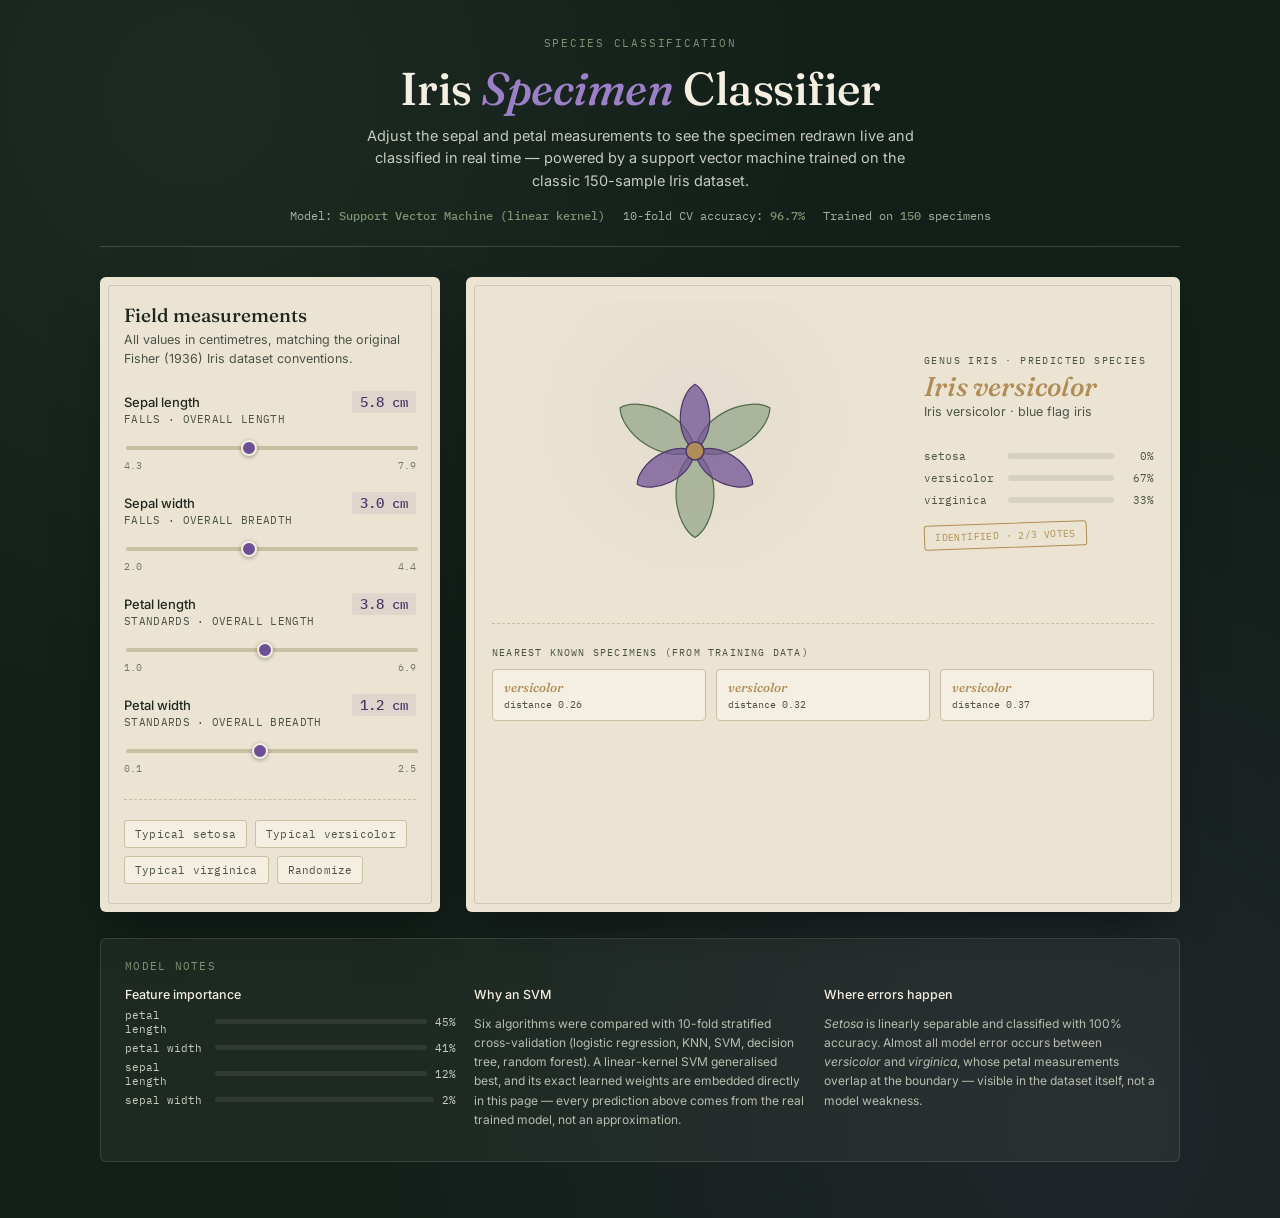
<file: CodSoft_iris-classification-project/app/iris_classifier_demo.html>
<!DOCTYPE html>
<html lang="en">
<head>
<meta charset="UTF-8">
<meta name="viewport" content="width=device-width, initial-scale=1.0">
<title>Iris Specimen Classifier — CodeAlpha ML Project</title>
<link rel="preconnect" href="https://fonts.googleapis.com">
<link href="https://fonts.googleapis.com/css2?family=Fraunces:ital,opsz,wght@0,9..144,400;0,9..144,500;0,9..144,600;1,9..144,500&family=Inter:wght@400;500;600&family=IBM+Plex+Mono:wght@400;500&display=swap" rel="stylesheet">
<style>
  :root{
    --bg-deep:#131F19;
    --bg-deep-2:#0D1712;
    --paper:#EBE4D2;
    --paper-2:#F4EFE1;
    --ink:#20291F;
    --ink-soft:#4B5346;
    --iris:#6C4F94;
    --iris-light:#9B7FC7;
    --iris-dark:#4B3768;
    --sage:#7C9473;
    --sage-dark:#526B49;
    --gold:#B08D57;
    --line:#C9BFA3;
    --setosa:#7C9473;
    --versicolor:#B08D57;
    --virginica:#6C4F94;
  }
  *{box-sizing:border-box;}
  body{
    margin:0;
    background:
      radial-gradient(circle at 15% 8%, rgba(124,148,115,0.10), transparent 40%),
      radial-gradient(circle at 85% 92%, rgba(108,79,148,0.14), transparent 45%),
      var(--bg-deep);
    font-family:'Inter',sans-serif;
    color:var(--paper);
    padding:36px 20px 56px;
  }
  .wrap{max-width:1080px;margin:0 auto;}

  header.masthead{
    text-align:center;
    padding-bottom:22px;
    margin-bottom:30px;
    border-bottom:1px solid rgba(235,228,210,0.18);
  }
  .eyebrow{
    font-family:'IBM Plex Mono',monospace;
    font-size:11px;
    letter-spacing:0.16em;
    text-transform:uppercase;
    color:var(--sage);
    margin-bottom:10px;
  }
  h1{
    font-family:'Fraunces',serif;
    font-weight:500;
    font-size:clamp(30px,4.4vw,46px);
    margin:0 0 8px;
    color:var(--paper-2);
    letter-spacing:-0.01em;
  }
  h1 em{font-style:italic;color:var(--iris-light);}
  .sub{
    font-size:14.5px;
    color:#C7CABE;
    max-width:560px;
    margin:0 auto;
    line-height:1.55;
  }
  .accbadge{
    display:inline-flex;
    gap:18px;
    margin-top:16px;
    font-family:'IBM Plex Mono',monospace;
    font-size:12px;
    color:#A9AE9E;
  }
  .accbadge b{color:var(--sage);font-weight:500;}

  .grid{
    display:grid;
    grid-template-columns:340px minmax(540px, 1fr);
    gap:26px;
    align-items:stretch;
  }
  @media (max-width:840px){ .grid{grid-template-columns:1fr;} }

  .panel,
  .specimen-panel{
    height:100%;
    align-self:stretch;
  }

  .panel{
    background:var(--paper);
    border-radius:6px;
    padding:26px 24px 28px;
    color:var(--ink);
    box-shadow:0 20px 46px -18px rgba(0,0,0,0.55);
    position:relative;
  }
  .panel::before{
    content:"";
    position:absolute; inset:8px;
    border:1px solid rgba(32,41,31,0.14);
    border-radius:3px;
    pointer-events:none;
  }
  .panel-title{
    font-family:'Fraunces',serif;
    font-weight:500;
    font-size:19px;
    margin:0 0 4px;
    color:var(--ink);
  }
  .panel-note{
    font-size:12.5px;
    color:var(--ink-soft);
    margin:0 0 22px;
    line-height:1.5;
  }

  .field{margin-bottom:20px;}
  .field:last-child{margin-bottom:0;}
  .field-head{
    display:flex;
    justify-content:space-between;
    align-items:baseline;
    margin-bottom:8px;
  }
  .field-label{
    font-size:13px;
    font-weight:500;
    color:var(--ink);
  }
  .field-label small{
    display:block;
    font-family:'IBM Plex Mono',monospace;
    font-weight:400;
    font-size:10.5px;
    color:var(--ink-soft);
    letter-spacing:0.03em;
    text-transform:uppercase;
    margin-top:2px;
  }
  .field-val{
    font-family:'IBM Plex Mono',monospace;
    font-size:14px;
    font-weight:500;
    color:var(--iris-dark);
    background:rgba(108,79,148,0.10);
    padding:2px 8px;
    border-radius:3px;
  }
  input[type=range]{
    -webkit-appearance:none;
    appearance:none;
    width:100%;
    height:4px;
    background:var(--line);
    border-radius:2px;
    outline:none;
  }
  input[type=range]::-webkit-slider-thumb{
    -webkit-appearance:none;
    width:16px;height:16px;
    border-radius:50%;
    background:var(--iris);
    border:2px solid var(--paper-2);
    box-shadow:0 1px 4px rgba(0,0,0,0.35);
    cursor:pointer;
    margin-top:-6px;
  }
  input[type=range]::-moz-range-thumb{
    width:16px;height:16px;border-radius:50%;
    background:var(--iris);border:2px solid var(--paper-2);
    box-shadow:0 1px 4px rgba(0,0,0,0.35);cursor:pointer;
  }
  input[type=range]::-webkit-slider-runnable-track{
    height:4px;border-radius:2px;
  }
  .ticks{
    display:flex;justify-content:space-between;
    font-family:'IBM Plex Mono',monospace;
    font-size:9.5px;color:var(--ink-soft);
    margin-top:5px;opacity:0.75;
  }

  .presets{
    display:flex;gap:8px;flex-wrap:wrap;
    margin-top:24px;padding-top:20px;
    border-top:1px dashed var(--line);
  }
  .preset-btn{
    font-family:'IBM Plex Mono',monospace;
    font-size:10.5px;
    letter-spacing:0.02em;
    padding:6px 10px;
    border-radius:3px;
    border:1px solid var(--line);
    background:var(--paper-2);
    color:var(--ink-soft);
    cursor:pointer;
    transition:all 0.15s ease;
  }
  .preset-btn:hover{border-color:var(--iris);color:var(--iris-dark);}

  .specimen-panel{
    background:var(--paper);
    border-radius:6px;
    padding:24px 26px 28px;
    color:var(--ink);
    box-shadow:0 20px 46px -18px rgba(0,0,0,0.55);
    position:relative;
    display:flex;
    flex-direction:column;
    justify-content:flex-start;
  }
  .specimen-panel::before{
    content:"";position:absolute; inset:8px;
    border:1px solid rgba(32,41,31,0.14);
    border-radius:3px;pointer-events:none;
  }
  .specimen-top{
    display:flex;
    gap:26px;
    align-items:stretch;
  }
  @media (max-width:640px){ .specimen-top{flex-direction:column;} }

  .flower-stage{
    flex:1;
    min-width:0;
    display:flex;
    align-items:center;
    justify-content:center;
    background:radial-gradient(circle at 50% 40%, rgba(108,79,148,0.06), transparent 65%);
    border-radius:5px;
  }
  #flowerSvg{width:100%;max-width:300px;height:auto;}

  .stamp-col{
    width:230px;
    flex-shrink:0;
    display:flex;
    flex-direction:column;
    justify-content:center;
    gap:16px;
  }
  @media (max-width:640px){ .stamp-col{width:100%;} }

  .taxo-eyebrow{
    font-family:'IBM Plex Mono',monospace;
    font-size:10px;
    letter-spacing:0.14em;
    text-transform:uppercase;
    color:var(--ink-soft);
  }
  .species-name{
    font-family:'Fraunces',serif;
    font-style:italic;
    font-weight:500;
    font-size:27px;
    line-height:1.15;
    margin:4px 0 2px;
    transition:color 0.3s ease;
  }
  .species-common{
    font-size:12.5px;
    color:var(--ink-soft);
    margin-bottom:14px;
  }

  .vote-row{
    display:flex;
    flex-direction:column;
    gap:8px;
  }
  .vote-item{
    display:flex;
    align-items:center;
    gap:8px;
    font-family:'IBM Plex Mono',monospace;
    font-size:10.5px;
  }
  .vote-label{width:76px;color:var(--ink-soft);flex-shrink:0;}
  .vote-bar-bg{
    flex:1;height:6px;background:rgba(32,41,31,0.10);
    border-radius:3px;overflow:hidden;
  }
  .vote-bar-fill{
    height:100%;border-radius:3px;
    transition:width 0.4s cubic-bezier(0.4,0,0.2,1);
    width:0%;
  }
  .vote-pct{width:32px;text-align:right;color:var(--ink-soft);flex-shrink:0;}

  .stamp{
    display:inline-flex;
    align-items:center;
    gap:6px;
    align-self:flex-start;
    font-family:'IBM Plex Mono',monospace;
    font-size:10px;
    letter-spacing:0.04em;
    text-transform:uppercase;
    padding:5px 10px;
    border:1.5px solid var(--sage-dark);
    border-radius:3px;
    color:var(--sage-dark);
    transform:rotate(-2deg);
    animation:stampIn 0.35s cubic-bezier(0.34,1.56,0.64,1);
  }
  @keyframes stampIn{
    0%{transform:rotate(-2deg) scale(0.7);opacity:0;}
    100%{transform:rotate(-2deg) scale(1);opacity:1;}
  }

  .divider{
    border:none;border-top:1px dashed var(--line);
    margin:22px 0;
  }

  .neighbors-title{
    font-family:'IBM Plex Mono',monospace;
    font-size:10px;letter-spacing:0.12em;text-transform:uppercase;
    color:var(--ink-soft);margin-bottom:10px;
  }
  .neighbor-list{
    display:flex;gap:10px;flex-wrap:wrap;
  }
  .neighbor-chip{
    flex:1;min-width:150px;
    background:var(--paper-2);
    border:1px solid var(--line);
    border-radius:4px;
    padding:9px 11px;
    font-size:11.5px;
  }
  .neighbor-chip .nsp{
    font-family:'Fraunces',serif;font-style:italic;font-weight:500;
    font-size:13px;margin-bottom:2px;display:block;
  }
  .neighbor-chip .ndist{
    font-family:'IBM Plex Mono',monospace;
    font-size:10px;color:var(--ink-soft);
  }

  footer.notes{
    margin-top:26px;
    background:rgba(235,228,210,0.05);
    border:1px solid rgba(235,228,210,0.14);
    border-radius:6px;
    padding:20px 24px;
  }
  .notes-title{
    font-family:'IBM Plex Mono',monospace;
    font-size:10.5px;letter-spacing:0.12em;text-transform:uppercase;
    color:var(--sage);margin-bottom:14px;
  }
  .notes-grid{
    display:grid;
    grid-template-columns:repeat(auto-fit,minmax(180px,1fr));
    gap:18px;
  }
  .note-block b{
    display:block;font-size:12.5px;color:var(--paper-2);margin-bottom:6px;font-weight:500;
  }
  .imp-row{
    display:flex;align-items:center;gap:8px;
    font-family:'IBM Plex Mono',monospace;font-size:10.5px;color:#C7CABE;
    margin-bottom:5px;
  }
  .imp-name{width:82px;flex-shrink:0;}
  .imp-bar-bg{flex:1;height:5px;background:rgba(255,255,255,0.08);border-radius:3px;overflow:hidden;}
  .imp-bar-fill{height:100%;background:var(--iris-light);border-radius:3px;}
  .note-text{font-size:12px;color:#B9BCAE;line-height:1.6;}
</style>
</head>
<body>
<div class="wrap">

  <header class="masthead">
    <div class="eyebrow">Species Classification</div>
    <h1>Iris <em>Specimen</em> Classifier</h1>
    <p class="sub">Adjust the sepal and petal measurements to see the specimen redrawn live and classified in real time — powered by a support vector machine trained on the classic 150-sample Iris dataset.</p>
    <div class="accbadge">
      <span>Model: <b id="modelNameBadge">—</b></span>
      <span>10-fold CV accuracy: <b id="cvAccBadge">—</b></span>
      <span>Trained on <b>150</b> specimens</span>
    </div>
  </header>

  <div class="grid">

    <div class="panel">
      <p class="panel-title">Field measurements</p>
      <p class="panel-note">All values in centimetres, matching the original Fisher (1936) Iris dataset conventions.</p>

      <div class="field">
        <div class="field-head">
          <span class="field-label">Sepal length<small>Falls · overall length</small></span>
          <span class="field-val" id="val-sl">5.8 cm</span>
        </div>
        <input type="range" id="sl" min="4.3" max="7.9" step="0.1" value="5.8" aria-label="Sepal length measurement">
        <div class="ticks"><span>4.3</span><span>7.9</span></div>
      </div>

      <div class="field">
        <div class="field-head">
          <span class="field-label">Sepal width<small>Falls · overall breadth</small></span>
          <span class="field-val" id="val-sw">3.0 cm</span>
        </div>
        <input type="range" id="sw" min="2.0" max="4.4" step="0.1" value="3.0" aria-label="Sepal width measurement">
        <div class="ticks"><span>2.0</span><span>4.4</span></div>
      </div>

      <div class="field">
        <div class="field-head">
          <span class="field-label">Petal length<small>Standards · overall length</small></span>
          <span class="field-val" id="val-pl">3.8 cm</span>
        </div>
        <input type="range" id="pl" min="1.0" max="6.9" step="0.1" value="3.8" aria-label="Petal length measurement">
        <div class="ticks"><span>1.0</span><span>6.9</span></div>
      </div>

      <div class="field">
        <div class="field-head">
          <span class="field-label">Petal width<small>Standards · overall breadth</small></span>
          <span class="field-val" id="val-pw">1.2 cm</span>
        </div>
        <input type="range" id="pw" min="0.1" max="2.5" step="0.1" value="1.2" aria-label="Petal width measurement">
        <div class="ticks"><span>0.1</span><span>2.5</span></div>
      </div>

      <div class="presets">
        <button class="preset-btn" data-p="setosa">Typical setosa</button>
        <button class="preset-btn" data-p="versicolor">Typical versicolor</button>
        <button class="preset-btn" data-p="virginica">Typical virginica</button>
        <button class="preset-btn" data-p="random">Randomize</button>
      </div>
    </div>

    <div class="specimen-panel">
      <div class="specimen-top">
        <div class="flower-stage">
          <svg id="flowerSvg" viewBox="0 0 300 300"></svg>
        </div>
        <div class="stamp-col">
          <div>
            <div class="taxo-eyebrow">Genus Iris · predicted species</div>
            <div class="species-name" id="speciesName">—</div>
            <div class="species-common" id="speciesCommon">—</div>
          </div>
          <div class="vote-row" id="voteRow"></div>
          <div class="stamp" id="stampBadge">identified</div>
        </div>
      </div>

      <hr class="divider">

      <div>
        <div class="neighbors-title">Nearest known specimens (from training data)</div>
        <div class="neighbor-list" id="neighborList"></div>
      </div>
    </div>

  </div>

  <footer class="notes">
    <div class="notes-title">Model notes</div>
    <div class="notes-grid">
      <div class="note-block">
        <b>Feature importance</b>
        <div id="importanceBlock"></div>
      </div>
      <div class="note-block">
        <b>Why an SVM</b>
        <p class="note-text">Six algorithms were compared with 10-fold stratified cross-validation (logistic regression, KNN, SVM, decision tree, random forest). A linear-kernel SVM generalised best, and its exact learned weights are embedded directly in this page — every prediction above comes from the real trained model, not an approximation.</p>
      </div>
      <div class="note-block">
        <b>Where errors happen</b>
        <p class="note-text"><i>Setosa</i> is linearly separable and classified with 100% accuracy. Almost all model error occurs between <i>versicolor</i> and <i>virginica</i>, whose petal measurements overlap at the boundary — visible in the dataset itself, not a model weakness.</p>
      </div>
    </div>
  </footer>

</div>

<script>
const MODEL = {
  classes: ["setosa","versicolor","virginica"],
  coef: [
    [-0.26364242, 0.41965507, -0.60224655, -0.56174675],
    [-0.2186122,  0.13722426, -0.46572083, -0.42841919],
    [-0.0894849,  0.24275786, -0.96633399, -1.29159321]
  ],
  intercept: [-0.84086143, -0.27373943, 1.61631357],
  pairs: [[0,1],[0,2],[1,2]],
  scalerMean: [5.84333333, 3.054, 3.75866667, 1.19866667],
  scalerScale: [0.82530129, 0.43214658, 1.75852918, 0.76061262],
  cvAccuracy: 0.9667,
  modelName: "Support Vector Machine (linear kernel)"
};

const SPECIES_META = {
  setosa: { common: "Iris setosa · bristle-pointed iris", color: "#7C9473" },
  versicolor: { common: "Iris versicolor · blue flag iris", color: "#B08D57" },
  virginica: { common: "Iris virginica · Virginia iris", color: "#6C4F94" }
};

const FEATURE_STATS = {
  sepal_length: {min:4.3, max:7.9},
  sepal_width:  {min:2.0, max:4.4},
  petal_length: {min:1.0, max:6.9},
  petal_width:  {min:0.1, max:2.5}
};

const FEATURE_IMPORTANCE = [
  ["petal_length", 0.4503],
  ["petal_width", 0.4095],
  ["sepal_length", 0.1215],
  ["sepal_width", 0.0187]
];

const DATASET = [{"sepal_length": 5.1, "sepal_width": 3.5, "petal_length": 1.4, "petal_width": 0.2, "species": "setosa"}, {"sepal_length": 4.9, "sepal_width": 3.0, "petal_length": 1.4, "petal_width": 0.2, "species": "setosa"}, {"sepal_length": 4.7, "sepal_width": 3.2, "petal_length": 1.3, "petal_width": 0.2, "species": "setosa"}, {"sepal_length": 4.6, "sepal_width": 3.1, "petal_length": 1.5, "petal_width": 0.2, "species": "setosa"}, {"sepal_length": 5.0, "sepal_width": 3.6, "petal_length": 1.4, "petal_width": 0.2, "species": "setosa"}, {"sepal_length": 5.4, "sepal_width": 3.9, "petal_length": 1.7, "petal_width": 0.4, "species": "setosa"}, {"sepal_length": 4.6, "sepal_width": 3.4, "petal_length": 1.4, "petal_width": 0.3, "species": "setosa"}, {"sepal_length": 5.0, "sepal_width": 3.4, "petal_length": 1.5, "petal_width": 0.2, "species": "setosa"}, {"sepal_length": 4.4, "sepal_width": 2.9, "petal_length": 1.4, "petal_width": 0.2, "species": "setosa"}, {"sepal_length": 4.9, "sepal_width": 3.1, "petal_length": 1.5, "petal_width": 0.1, "species": "setosa"}, {"sepal_length": 5.4, "sepal_width": 3.7, "petal_length": 1.5, "petal_width": 0.2, "species": "setosa"}, {"sepal_length": 4.8, "sepal_width": 3.4, "petal_length": 1.6, "petal_width": 0.2, "species": "setosa"}, {"sepal_length": 4.8, "sepal_width": 3.0, "petal_length": 1.4, "petal_width": 0.1, "species": "setosa"}, {"sepal_length": 4.3, "sepal_width": 3.0, "petal_length": 1.1, "petal_width": 0.1, "species": "setosa"}, {"sepal_length": 5.8, "sepal_width": 4.0, "petal_length": 1.2, "petal_width": 0.2, "species": "setosa"}, {"sepal_length": 5.7, "sepal_width": 4.4, "petal_length": 1.5, "petal_width": 0.4, "species": "setosa"}, {"sepal_length": 5.4, "sepal_width": 3.9, "petal_length": 1.3, "petal_width": 0.4, "species": "setosa"}, {"sepal_length": 5.1, "sepal_width": 3.5, "petal_length": 1.4, "petal_width": 0.3, "species": "setosa"}, {"sepal_length": 5.7, "sepal_width": 3.8, "petal_length": 1.7, "petal_width": 0.3, "species": "setosa"}, {"sepal_length": 5.1, "sepal_width": 3.8, "petal_length": 1.5, "petal_width": 0.3, "species": "setosa"}, {"sepal_length": 5.4, "sepal_width": 3.4, "petal_length": 1.7, "petal_width": 0.2, "species": "setosa"}, {"sepal_length": 5.1, "sepal_width": 3.7, "petal_length": 1.5, "petal_width": 0.4, "species": "setosa"}, {"sepal_length": 4.6, "sepal_width": 3.6, "petal_length": 1.0, "petal_width": 0.2, "species": "setosa"}, {"sepal_length": 5.1, "sepal_width": 3.3, "petal_length": 1.7, "petal_width": 0.5, "species": "setosa"}, {"sepal_length": 4.8, "sepal_width": 3.4, "petal_length": 1.9, "petal_width": 0.2, "species": "setosa"}, {"sepal_length": 5.0, "sepal_width": 3.0, "petal_length": 1.6, "petal_width": 0.2, "species": "setosa"}, {"sepal_length": 5.0, "sepal_width": 3.4, "petal_length": 1.6, "petal_width": 0.4, "species": "setosa"}, {"sepal_length": 5.2, "sepal_width": 3.5, "petal_length": 1.5, "petal_width": 0.2, "species": "setosa"}, {"sepal_length": 5.2, "sepal_width": 3.4, "petal_length": 1.4, "petal_width": 0.2, "species": "setosa"}, {"sepal_length": 4.7, "sepal_width": 3.2, "petal_length": 1.6, "petal_width": 0.2, "species": "setosa"}, {"sepal_length": 4.8, "sepal_width": 3.1, "petal_length": 1.6, "petal_width": 0.2, "species": "setosa"}, {"sepal_length": 5.4, "sepal_width": 3.4, "petal_length": 1.5, "petal_width": 0.4, "species": "setosa"}, {"sepal_length": 5.2, "sepal_width": 4.1, "petal_length": 1.5, "petal_width": 0.1, "species": "setosa"}, {"sepal_length": 5.5, "sepal_width": 4.2, "petal_length": 1.4, "petal_width": 0.2, "species": "setosa"}, {"sepal_length": 4.9, "sepal_width": 3.1, "petal_length": 1.5, "petal_width": 0.1, "species": "setosa"}, {"sepal_length": 5.0, "sepal_width": 3.2, "petal_length": 1.2, "petal_width": 0.2, "species": "setosa"}, {"sepal_length": 5.5, "sepal_width": 3.5, "petal_length": 1.3, "petal_width": 0.2, "species": "setosa"}, {"sepal_length": 4.9, "sepal_width": 3.1, "petal_length": 1.5, "petal_width": 0.1, "species": "setosa"}, {"sepal_length": 4.4, "sepal_width": 3.0, "petal_length": 1.3, "petal_width": 0.2, "species": "setosa"}, {"sepal_length": 5.1, "sepal_width": 3.4, "petal_length": 1.5, "petal_width": 0.2, "species": "setosa"}, {"sepal_length": 5.0, "sepal_width": 3.5, "petal_length": 1.3, "petal_width": 0.3, "species": "setosa"}, {"sepal_length": 4.5, "sepal_width": 2.3, "petal_length": 1.3, "petal_width": 0.3, "species": "setosa"}, {"sepal_length": 4.4, "sepal_width": 3.2, "petal_length": 1.3, "petal_width": 0.2, "species": "setosa"}, {"sepal_length": 5.0, "sepal_width": 3.5, "petal_length": 1.6, "petal_width": 0.6, "species": "setosa"}, {"sepal_length": 5.1, "sepal_width": 3.8, "petal_length": 1.9, "petal_width": 0.4, "species": "setosa"}, {"sepal_length": 4.8, "sepal_width": 3.0, "petal_length": 1.4, "petal_width": 0.3, "species": "setosa"}, {"sepal_length": 5.1, "sepal_width": 3.8, "petal_length": 1.6, "petal_width": 0.2, "species": "setosa"}, {"sepal_length": 4.6, "sepal_width": 3.2, "petal_length": 1.4, "petal_width": 0.2, "species": "setosa"}, {"sepal_length": 5.3, "sepal_width": 3.7, "petal_length": 1.5, "petal_width": 0.2, "species": "setosa"}, {"sepal_length": 5.0, "sepal_width": 3.3, "petal_length": 1.4, "petal_width": 0.2, "species": "setosa"}, {"sepal_length": 7.0, "sepal_width": 3.2, "petal_length": 4.7, "petal_width": 1.4, "species": "versicolor"}, {"sepal_length": 6.4, "sepal_width": 3.2, "petal_length": 4.5, "petal_width": 1.5, "species": "versicolor"}, {"sepal_length": 6.9, "sepal_width": 3.1, "petal_length": 4.9, "petal_width": 1.5, "species": "versicolor"}, {"sepal_length": 5.5, "sepal_width": 2.3, "petal_length": 4.0, "petal_width": 1.3, "species": "versicolor"}, {"sepal_length": 6.5, "sepal_width": 2.8, "petal_length": 4.6, "petal_width": 1.5, "species": "versicolor"}, {"sepal_length": 5.7, "sepal_width": 2.8, "petal_length": 4.5, "petal_width": 1.3, "species": "versicolor"}, {"sepal_length": 6.3, "sepal_width": 3.3, "petal_length": 4.7, "petal_width": 1.6, "species": "versicolor"}, {"sepal_length": 4.9, "sepal_width": 2.4, "petal_length": 3.3, "petal_width": 1.0, "species": "versicolor"}, {"sepal_length": 6.6, "sepal_width": 2.9, "petal_length": 4.6, "petal_width": 1.3, "species": "versicolor"}, {"sepal_length": 5.2, "sepal_width": 2.7, "petal_length": 3.9, "petal_width": 1.4, "species": "versicolor"}, {"sepal_length": 5.0, "sepal_width": 2.0, "petal_length": 3.5, "petal_width": 1.0, "species": "versicolor"}, {"sepal_length": 5.9, "sepal_width": 3.0, "petal_length": 4.2, "petal_width": 1.5, "species": "versicolor"}, {"sepal_length": 6.0, "sepal_width": 2.2, "petal_length": 4.0, "petal_width": 1.0, "species": "versicolor"}, {"sepal_length": 6.1, "sepal_width": 2.9, "petal_length": 4.7, "petal_width": 1.4, "species": "versicolor"}, {"sepal_length": 5.6, "sepal_width": 2.9, "petal_length": 3.6, "petal_width": 1.3, "species": "versicolor"}, {"sepal_length": 6.7, "sepal_width": 3.1, "petal_length": 4.4, "petal_width": 1.4, "species": "versicolor"}, {"sepal_length": 5.6, "sepal_width": 3.0, "petal_length": 4.5, "petal_width": 1.5, "species": "versicolor"}, {"sepal_length": 5.8, "sepal_width": 2.7, "petal_length": 4.1, "petal_width": 1.0, "species": "versicolor"}, {"sepal_length": 6.2, "sepal_width": 2.2, "petal_length": 4.5, "petal_width": 1.5, "species": "versicolor"}, {"sepal_length": 5.6, "sepal_width": 2.5, "petal_length": 3.9, "petal_width": 1.1, "species": "versicolor"}, {"sepal_length": 5.9, "sepal_width": 3.2, "petal_length": 4.8, "petal_width": 1.8, "species": "versicolor"}, {"sepal_length": 6.1, "sepal_width": 2.8, "petal_length": 4.0, "petal_width": 1.3, "species": "versicolor"}, {"sepal_length": 6.3, "sepal_width": 2.5, "petal_length": 4.9, "petal_width": 1.5, "species": "versicolor"}, {"sepal_length": 6.1, "sepal_width": 2.8, "petal_length": 4.7, "petal_width": 1.2, "species": "versicolor"}, {"sepal_length": 6.4, "sepal_width": 2.9, "petal_length": 4.3, "petal_width": 1.3, "species": "versicolor"}, {"sepal_length": 6.6, "sepal_width": 3.0, "petal_length": 4.4, "petal_width": 1.4, "species": "versicolor"}, {"sepal_length": 6.8, "sepal_width": 2.8, "petal_length": 4.8, "petal_width": 1.4, "species": "versicolor"}, {"sepal_length": 6.7, "sepal_width": 3.0, "petal_length": 5.0, "petal_width": 1.7, "species": "versicolor"}, {"sepal_length": 6.0, "sepal_width": 2.9, "petal_length": 4.5, "petal_width": 1.5, "species": "versicolor"}, {"sepal_length": 5.7, "sepal_width": 2.6, "petal_length": 3.5, "petal_width": 1.0, "species": "versicolor"}, {"sepal_length": 5.5, "sepal_width": 2.4, "petal_length": 3.8, "petal_width": 1.1, "species": "versicolor"}, {"sepal_length": 5.5, "sepal_width": 2.4, "petal_length": 3.7, "petal_width": 1.0, "species": "versicolor"}, {"sepal_length": 5.8, "sepal_width": 2.7, "petal_length": 3.9, "petal_width": 1.2, "species": "versicolor"}, {"sepal_length": 6.0, "sepal_width": 2.7, "petal_length": 5.1, "petal_width": 1.6, "species": "versicolor"}, {"sepal_length": 5.4, "sepal_width": 3.0, "petal_length": 4.5, "petal_width": 1.5, "species": "versicolor"}, {"sepal_length": 6.0, "sepal_width": 3.4, "petal_length": 4.5, "petal_width": 1.6, "species": "versicolor"}, {"sepal_length": 6.7, "sepal_width": 3.1, "petal_length": 4.7, "petal_width": 1.5, "species": "versicolor"}, {"sepal_length": 6.3, "sepal_width": 2.3, "petal_length": 4.4, "petal_width": 1.3, "species": "versicolor"}, {"sepal_length": 5.6, "sepal_width": 3.0, "petal_length": 4.1, "petal_width": 1.3, "species": "versicolor"}, {"sepal_length": 5.5, "sepal_width": 2.5, "petal_length": 4.0, "petal_width": 1.3, "species": "versicolor"}, {"sepal_length": 5.5, "sepal_width": 2.6, "petal_length": 4.4, "petal_width": 1.2, "species": "versicolor"}, {"sepal_length": 6.1, "sepal_width": 3.0, "petal_length": 4.6, "petal_width": 1.4, "species": "versicolor"}, {"sepal_length": 5.8, "sepal_width": 2.6, "petal_length": 4.0, "petal_width": 1.2, "species": "versicolor"}, {"sepal_length": 5.0, "sepal_width": 2.3, "petal_length": 3.3, "petal_width": 1.0, "species": "versicolor"}, {"sepal_length": 5.6, "sepal_width": 2.7, "petal_length": 4.2, "petal_width": 1.3, "species": "versicolor"}, {"sepal_length": 5.7, "sepal_width": 3.0, "petal_length": 4.2, "petal_width": 1.2, "species": "versicolor"}, {"sepal_length": 5.7, "sepal_width": 2.9, "petal_length": 4.2, "petal_width": 1.3, "species": "versicolor"}, {"sepal_length": 6.2, "sepal_width": 2.9, "petal_length": 4.3, "petal_width": 1.3, "species": "versicolor"}, {"sepal_length": 5.1, "sepal_width": 2.5, "petal_length": 3.0, "petal_width": 1.1, "species": "versicolor"}, {"sepal_length": 5.7, "sepal_width": 2.8, "petal_length": 4.1, "petal_width": 1.3, "species": "versicolor"}, {"sepal_length": 6.3, "sepal_width": 3.3, "petal_length": 6.0, "petal_width": 2.5, "species": "virginica"}, {"sepal_length": 5.8, "sepal_width": 2.7, "petal_length": 5.1, "petal_width": 1.9, "species": "virginica"}, {"sepal_length": 7.1, "sepal_width": 3.0, "petal_length": 5.9, "petal_width": 2.1, "species": "virginica"}, {"sepal_length": 6.3, "sepal_width": 2.9, "petal_length": 5.6, "petal_width": 1.8, "species": "virginica"}, {"sepal_length": 6.5, "sepal_width": 3.0, "petal_length": 5.8, "petal_width": 2.2, "species": "virginica"}, {"sepal_length": 7.6, "sepal_width": 3.0, "petal_length": 6.6, "petal_width": 2.1, "species": "virginica"}, {"sepal_length": 4.9, "sepal_width": 2.5, "petal_length": 4.5, "petal_width": 1.7, "species": "virginica"}, {"sepal_length": 7.3, "sepal_width": 2.9, "petal_length": 6.3, "petal_width": 1.8, "species": "virginica"}, {"sepal_length": 6.7, "sepal_width": 2.5, "petal_length": 5.8, "petal_width": 1.8, "species": "virginica"}, {"sepal_length": 7.2, "sepal_width": 3.6, "petal_length": 6.1, "petal_width": 2.5, "species": "virginica"}, {"sepal_length": 6.5, "sepal_width": 3.2, "petal_length": 5.1, "petal_width": 2.0, "species": "virginica"}, {"sepal_length": 6.4, "sepal_width": 2.7, "petal_length": 5.3, "petal_width": 1.9, "species": "virginica"}, {"sepal_length": 6.8, "sepal_width": 3.0, "petal_length": 5.5, "petal_width": 2.1, "species": "virginica"}, {"sepal_length": 5.7, "sepal_width": 2.5, "petal_length": 5.0, "petal_width": 2.0, "species": "virginica"}, {"sepal_length": 5.8, "sepal_width": 2.8, "petal_length": 5.1, "petal_width": 2.4, "species": "virginica"}, {"sepal_length": 6.4, "sepal_width": 3.2, "petal_length": 5.3, "petal_width": 2.3, "species": "virginica"}, {"sepal_length": 6.5, "sepal_width": 3.0, "petal_length": 5.5, "petal_width": 1.8, "species": "virginica"}, {"sepal_length": 7.7, "sepal_width": 3.8, "petal_length": 6.7, "petal_width": 2.2, "species": "virginica"}, {"sepal_length": 7.7, "sepal_width": 2.6, "petal_length": 6.9, "petal_width": 2.3, "species": "virginica"}, {"sepal_length": 6.0, "sepal_width": 2.2, "petal_length": 5.0, "petal_width": 1.5, "species": "virginica"}, {"sepal_length": 6.9, "sepal_width": 3.2, "petal_length": 5.7, "petal_width": 2.3, "species": "virginica"}, {"sepal_length": 5.6, "sepal_width": 2.8, "petal_length": 4.9, "petal_width": 2.0, "species": "virginica"}, {"sepal_length": 7.7, "sepal_width": 2.8, "petal_length": 6.7, "petal_width": 2.0, "species": "virginica"}, {"sepal_length": 6.3, "sepal_width": 2.7, "petal_length": 4.9, "petal_width": 1.8, "species": "virginica"}, {"sepal_length": 6.7, "sepal_width": 3.3, "petal_length": 5.7, "petal_width": 2.1, "species": "virginica"}, {"sepal_length": 7.2, "sepal_width": 3.2, "petal_length": 6.0, "petal_width": 1.8, "species": "virginica"}, {"sepal_length": 6.2, "sepal_width": 2.8, "petal_length": 4.8, "petal_width": 1.8, "species": "virginica"}, {"sepal_length": 6.1, "sepal_width": 3.0, "petal_length": 4.9, "petal_width": 1.8, "species": "virginica"}, {"sepal_length": 6.4, "sepal_width": 2.8, "petal_length": 5.6, "petal_width": 2.1, "species": "virginica"}, {"sepal_length": 7.2, "sepal_width": 3.0, "petal_length": 5.8, "petal_width": 1.6, "species": "virginica"}, {"sepal_length": 7.4, "sepal_width": 2.8, "petal_length": 6.1, "petal_width": 1.9, "species": "virginica"}, {"sepal_length": 7.9, "sepal_width": 3.8, "petal_length": 6.4, "petal_width": 2.0, "species": "virginica"}, {"sepal_length": 6.4, "sepal_width": 2.8, "petal_length": 5.6, "petal_width": 2.2, "species": "virginica"}, {"sepal_length": 6.3, "sepal_width": 2.8, "petal_length": 5.1, "petal_width": 1.5, "species": "virginica"}, {"sepal_length": 6.1, "sepal_width": 2.6, "petal_length": 5.6, "petal_width": 1.4, "species": "virginica"}, {"sepal_length": 7.7, "sepal_width": 3.0, "petal_length": 6.1, "petal_width": 2.3, "species": "virginica"}, {"sepal_length": 6.3, "sepal_width": 3.4, "petal_length": 5.6, "petal_width": 2.4, "species": "virginica"}, {"sepal_length": 6.4, "sepal_width": 3.1, "petal_length": 5.5, "petal_width": 1.8, "species": "virginica"}, {"sepal_length": 6.0, "sepal_width": 3.0, "petal_length": 4.8, "petal_width": 1.8, "species": "virginica"}, {"sepal_length": 6.9, "sepal_width": 3.1, "petal_length": 5.4, "petal_width": 2.1, "species": "virginica"}, {"sepal_length": 6.7, "sepal_width": 3.1, "petal_length": 5.6, "petal_width": 2.4, "species": "virginica"}, {"sepal_length": 6.9, "sepal_width": 3.1, "petal_length": 5.1, "petal_width": 2.3, "species": "virginica"}, {"sepal_length": 5.8, "sepal_width": 2.7, "petal_length": 5.1, "petal_width": 1.9, "species": "virginica"}, {"sepal_length": 6.8, "sepal_width": 3.2, "petal_length": 5.9, "petal_width": 2.3, "species": "virginica"}, {"sepal_length": 6.7, "sepal_width": 3.3, "petal_length": 5.7, "petal_width": 2.5, "species": "virginica"}, {"sepal_length": 6.7, "sepal_width": 3.0, "petal_length": 5.2, "petal_width": 2.3, "species": "virginica"}, {"sepal_length": 6.3, "sepal_width": 2.5, "petal_length": 5.0, "petal_width": 1.9, "species": "virginica"}, {"sepal_length": 6.5, "sepal_width": 3.0, "petal_length": 5.2, "petal_width": 2.0, "species": "virginica"}, {"sepal_length": 6.2, "sepal_width": 3.4, "petal_length": 5.4, "petal_width": 2.3, "species": "virginica"}, {"sepal_length": 5.9, "sepal_width": 3.0, "petal_length": 5.1, "petal_width": 1.8, "species": "virginica"}];

function standardize(x){
  return x.map((v,i)=>(v - MODEL.scalerMean[i]) / MODEL.scalerScale[i]);
}

function predict(x){
  const xs = standardize(x);
  const votes = [0,0,0];
  const margins = [0,0,0];
  MODEL.pairs.forEach((pair,k)=>{
    const [i,j] = pair;
    let d = MODEL.intercept[k];
    for(let f=0; f<4; f++) d += MODEL.coef[k][f]*xs[f];
    if(d > 0){ votes[i]++; margins[i]+=Math.abs(d); }
    else { votes[j]++; margins[j]+=Math.abs(d); }
  });
  const maxVotes = Math.max(...votes);
  let winners = [0,1,2].filter(i=>votes[i]===maxVotes);
  let predicted = winners[0];
  if(winners.length>1){
    predicted = winners.reduce((a,b)=> margins[a]>=margins[b]?a:b);
  }
  return {votes, margins, predicted};
}

function nearestSpecimens(x, k=3){
  const xs = standardize(x);
  const scored = DATASET.map(row=>{
    const rowVec = [row.sepal_length,row.sepal_width,row.petal_length,row.petal_width];
    const rs = standardize(rowVec);
    let d2 = 0;
    for(let i=0;i<4;i++) d2 += (xs[i]-rs[i])*(xs[i]-rs[i]);
    return {species: row.species, dist: Math.sqrt(d2)};
  });
  scored.sort((a,b)=>a.dist-b.dist);
  return scored.slice(0,k);
}

function petalPath(length, width){
  const L = length, W = width;
  return `M0,0 C${-W},${-L*0.32} ${-W*0.62},${-L} 0,${-L*1.14} C${W*0.62},${-L} ${W},${-L*0.32} 0,0 Z`;
}

function buildFlower(){
  const svg = document.getElementById('flowerSvg');
  svg.innerHTML = `
    <g id="sepalGroup"></g>
    <g id="petalGroup"></g>
    <circle cx="150" cy="150" r="9" fill="#B08D57" stroke="#4B3768" stroke-width="1.5"/>
  `;
  const sepalGroup = document.getElementById('sepalGroup');
  const petalGroup = document.getElementById('petalGroup');
  for(let i=0;i<3;i++){
    const angle = i*120 + 60;
    const g = document.createElementNS('http://www.w3.org/2000/svg','g');
    g.setAttribute('id', 'sepal'+i);
    g.setAttribute('transform', `translate(150,150) rotate(${angle})`);
    const p = document.createElementNS('http://www.w3.org/2000/svg','path');
    p.setAttribute('fill', 'rgba(124,148,115,0.55)');
    p.setAttribute('stroke', '#526B49');
    p.setAttribute('stroke-width', '1.2');
    g.appendChild(p);
    sepalGroup.appendChild(g);
  }
  for(let i=0;i<3;i++){
    const angle = i*120;
    const g = document.createElementNS('http://www.w3.org/2000/svg','g');
    g.setAttribute('id', 'petal'+i);
    g.setAttribute('transform', `translate(150,150) rotate(${angle})`);
    const p = document.createElementNS('http://www.w3.org/2000/svg','path');
    p.setAttribute('fill', 'rgba(108,79,148,0.72)');
    p.setAttribute('stroke', '#4B3768');
    p.setAttribute('stroke-width', '1.2');
    g.appendChild(p);
    petalGroup.appendChild(g);
  }
}

function normLen(v, stat, outMin, outMax){
  const t = (v - stat.min) / (stat.max - stat.min);
  return outMin + t*(outMax-outMin);
}

function updateFlower(sl, sw, pl, pw){
  const sepalLen = normLen(sl, FEATURE_STATS.sepal_length, 55, 105);
  const sepalWid = normLen(sw, FEATURE_STATS.sepal_width, 20, 46);
  const petalLen = normLen(pl, FEATURE_STATS.petal_length, 30, 90);
  const petalWid = normLen(pw, FEATURE_STATS.petal_width, 12, 38);

  for(let i=0;i<3;i++){
    const g = document.getElementById('sepal'+i);
    const p = g.querySelector('path');
    p.setAttribute('d', petalPath(sepalLen, sepalWid));
    p.style.transition = 'd 0.15s ease';
  }
  for(let i=0;i<3;i++){
    const g = document.getElementById('petal'+i);
    const p = g.querySelector('path');
    p.setAttribute('d', petalPath(petalLen, petalWid));
    p.style.transition = 'd 0.15s ease';
  }
}

function updateUI(){
  const sl = parseFloat(document.getElementById('sl').value);
  const sw = parseFloat(document.getElementById('sw').value);
  const pl = parseFloat(document.getElementById('pl').value);
  const pw = parseFloat(document.getElementById('pw').value);

  document.getElementById('val-sl').textContent = sl.toFixed(1)+' cm';
  document.getElementById('val-sw').textContent = sw.toFixed(1)+' cm';
  document.getElementById('val-pl').textContent = pl.toFixed(1)+' cm';
  document.getElementById('val-pw').textContent = pw.toFixed(1)+' cm';

  updateFlower(sl, sw, pl, pw);

  const {votes, predicted} = predict([sl, sw, pl, pw]);
  const predSpecies = MODEL.classes[predicted];
  const meta = SPECIES_META[predSpecies];

  const nameEl = document.getElementById('speciesName');
  nameEl.textContent = 'Iris ' + predSpecies;
  nameEl.style.color = meta.color;
  document.getElementById('speciesCommon').textContent = meta.common;

  const totalVotes = votes.reduce((a,b)=>a+b,0);
  const voteRow = document.getElementById('voteRow');
  voteRow.innerHTML = MODEL.classes.map((cls,i)=>{
    const pct = Math.round((votes[i]/totalVotes)*100);
    const c = SPECIES_META[cls].color;
    return `<div class="vote-item">
      <span class="vote-label">${cls}</span>
      <span class="vote-bar-bg"><span class="vote-bar-fill" style="width:${pct}%;background:${c}"></span></span>
      <span class="vote-pct">${pct}%</span>
    </div>`;
  }).join('');

  const stamp = document.getElementById('stampBadge');
  stamp.style.animation = 'none';
  void stamp.offsetWidth;
  stamp.style.animation = 'stampIn 0.35s cubic-bezier(0.34,1.56,0.64,1)';
  stamp.style.borderColor = meta.color;
  stamp.style.color = meta.color;
  stamp.textContent = 'identified · ' + votes[predicted] + '/3 votes';

  const neighbors = nearestSpecimens([sl, sw, pl, pw], 3);
  document.getElementById('neighborList').innerHTML = neighbors.map(n=>{
    return `<div class="neighbor-chip">
      <span class="nsp" style="color:${SPECIES_META[n.species].color}">${n.species}</span>
      <span class="ndist">distance ${n.dist.toFixed(2)}</span>
    </div>`;
  }).join('');
}

const PRESETS = {
  setosa: [5.0, 3.4, 1.5, 0.2],
  versicolor: [5.9, 2.8, 4.3, 1.3],
  virginica: [6.6, 3.0, 5.6, 2.1]
};

document.querySelectorAll('.preset-btn').forEach(btn=>{
  btn.addEventListener('click', ()=>{
    const key = btn.dataset.p;
    let vals;
    if(key === 'random'){
      vals = [
        (Math.random()*(7.9-4.3)+4.3),
        (Math.random()*(4.4-2.0)+2.0),
        (Math.random()*(6.9-1.0)+1.0),
        (Math.random()*(2.5-0.1)+0.1)
      ];
    } else {
      vals = PRESETS[key];
    }
    document.getElementById('sl').value = vals[0].toFixed(1);
    document.getElementById('sw').value = vals[1].toFixed(1);
    document.getElementById('pl').value = vals[2].toFixed(1);
    document.getElementById('pw').value = vals[3].toFixed(1);
    updateUI();
  });
});

['sl','sw','pl','pw'].forEach(id=>{
  document.getElementById(id).addEventListener('input', updateUI);
});

document.getElementById('modelNameBadge').textContent = MODEL.modelName;
document.getElementById('cvAccBadge').textContent = (MODEL.cvAccuracy*100).toFixed(1)+'%';
document.getElementById('importanceBlock').innerHTML = FEATURE_IMPORTANCE.map(([name,val])=>{
  return `<div class="imp-row">
    <span class="imp-name">${name.replace('_',' ')}</span>
    <span class="imp-bar-bg"><span class="imp-bar-fill" style="width:${(val*100).toFixed(0)}%"></span></span>
    <span>${(val*100).toFixed(0)}%</span>
  </div>`;
}).join('');

buildFlower();
updateUI();
</script>
</body>
</html>
</file>
